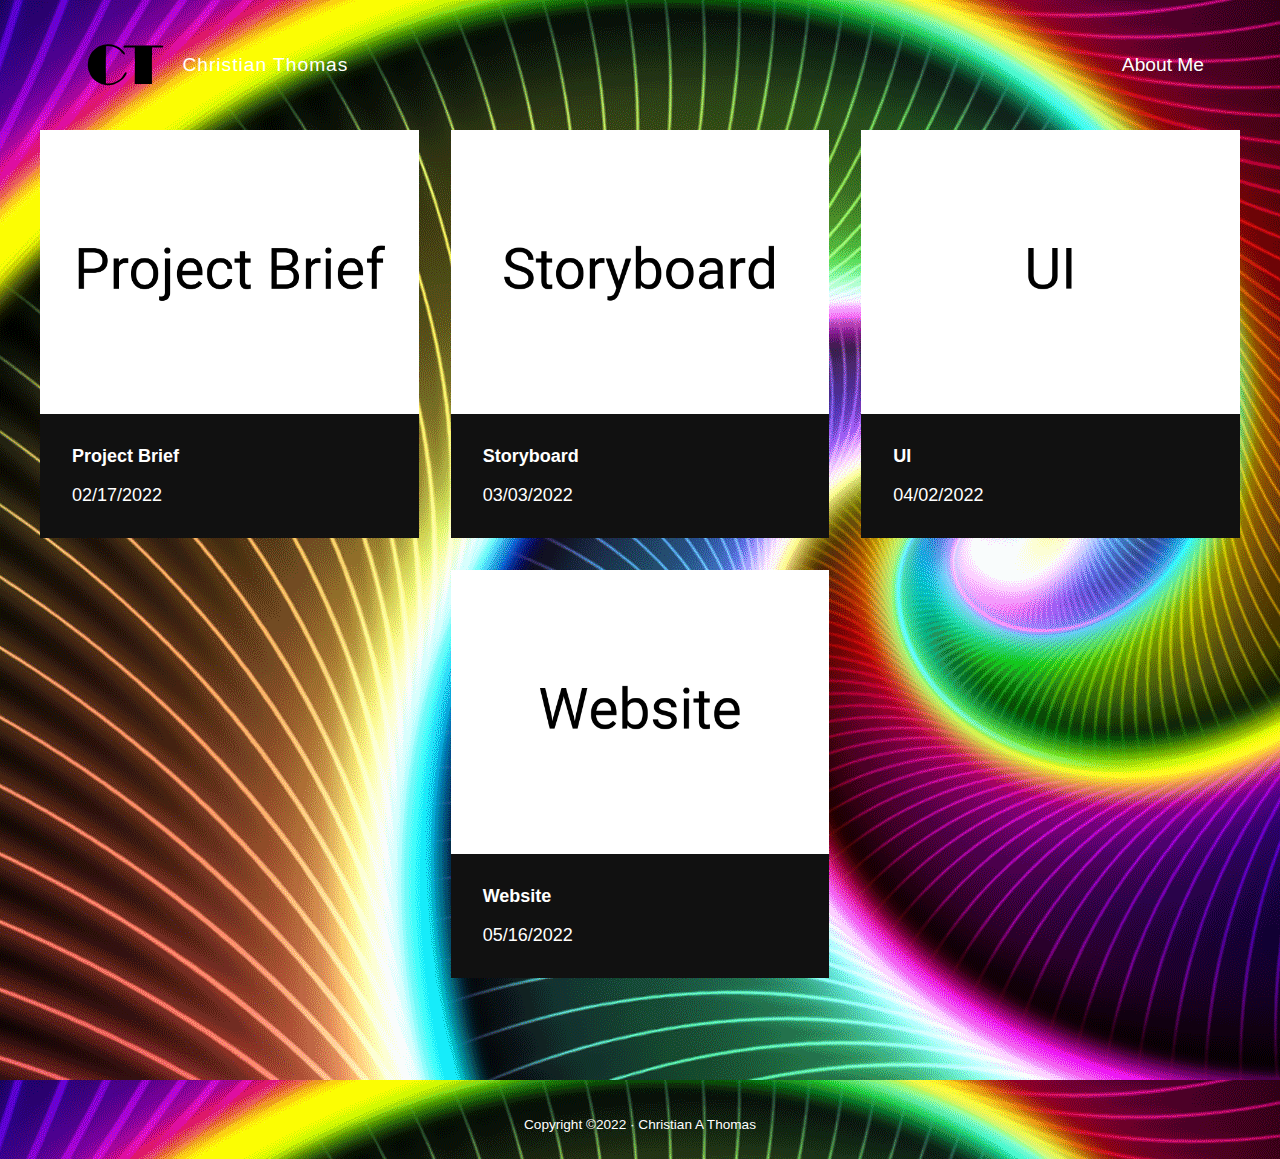
<file: index.html>
<!-- HTML -->

<!DOCTYPE html>
<html>
	<head>
		<script src="https://cdnjs.cloudflare.com/ajax/libs/jquery/3.6.0/jquery.min.js" integrity="sha512-894YE6QWD5I59HgZOGReFYm4dnWc1Qt5NtvYSaNcOP+u1T9qYdvdihz0PPSiiqn/+/3e7Jo4EaG7TubfWGUrMQ==" crossorigin="anonymous" referrerpolicy="no-referrer"></script>
		<script src="js/main.js"></script>
		<link rel="stylesheet" type="text/css" href="css/grid.css">
		<link rel="stylesheet" type="text/css" href="css/reset.css">
		<link rel="stylesheet" type="text/css" href="css/style.css">
		<!-- SEO -->
		<meta name="description" content="This is my web journal.">
		<meta name="author" content="Christian Thomas">
		<meta name="viewport" content="width=device-width, initial-scale=1.0">
		<!--  Bookmark Icon-->
		<link rel="icon" type="image/png" href="images/CT.png">
		<!-- load google fonts -->
		<link href="https://fonts.googleapis.com/css2?family=Roboto:ital@1&family=Stick&display=swap" rel="stylesheet">
		<title> Christian Thomas Arts 486 </title>
	</head>
    <body>
    	<div id="wrapper">
    		<div id="masthead" class="grid">
    			<div id="topnav" class="width-12-12 width-12-12-m">
    				<ul>
						<li>
							<div id="logo">
								<a href="/" title="Christian Thomas">
									<svg id="Layer_1" data-name="Layer 1" xmlns="http://www.w3.org/2000/svg" viewBox="0 0 1037.62 583.66"><path d="M303.58,104.22l-1.71,202.92,1.71,172.3a191.52,191.52,0,0,0,24.59,2q28,0,57.44-10a181.86,181.86,0,0,0,52-27.19q14.58-11.16,30.15-29.76a212.54,212.54,0,0,0,25-36.35q5.43-10.31,11.72-10.3,9.44,0,9.43,8,0,8.58-14.16,29.05a244.72,244.72,0,0,1-31.06,36.78,199.27,199.27,0,0,1-86.14,48.94,213.14,213.14,0,0,1-57.25,8.3q-40.06,0-80.42-17.17-64.68-27.19-98.45-86.15-28.05-48.94-28.05-103.89,0-56.1,29.19-105.9,31.2-52.95,88.15-81,41.51-20,89.58-20,82.44,0,142.53,55.81,28.62,26.63,28.62,38.35a7.63,7.63,0,0,1-2.85,5.73,9.25,9.25,0,0,1-6.29,2.57q-5.71,0-13.72-11.16-24.57-34-64.87-53.95a190,190,0,0,0-85.16-19.89A96.57,96.57,0,0,0,303.58,104.22Z"/><path d="M771.39,115.67,770,205.25l-.86,85,.86,196.9H595.38l1.72-228.1-.86-77.56-.86-65.83-37.78.86-54.09,1.14-8,.29q-13.73,0-13.73-10.3,0-9.16,8-10.31,2.28-.57,14-.85H855q18.3.28,21.75,1.71,5.71,2.3,5.72,9.73,0,9.74-14.6,9.73L843,116.82l-65.83-1.15Z"/></svg>
	          			<h1>Christian Thomas</h1>
	        			</a>
      				</div>
						</li>
						<li><a href="about.html">About Me</a></li>
					</ul>
				</div>
			</div>
			<div id="main" class="grid">

	        <div id="intro-holder">
	        </div>
	      </div>
	      <div id="work" class="width-12-12-m width-12-12">
	        <div id="work-holder" class="grid">
	          <div class="width-12-12-m width-4-12 work-item">
	            <a class="inner" href="800.html" title="Project Brief">
	              <img title="Project Brief" src="images/Project Brief.jpg" />
	              <div class="work-inside">
	                <h2>Project Brief</h2>
	                <p>02/17/2022</p>
	              </div>
	            </a>
	          </div>
	          <div class="width-12-12-m width-4-12 work-item">
	            <a class="inner" href="story board.html" title="Story Board">
	              <img title="Storyboard" src="images/Storyboard-01.jpg"/>
	              <div class="work-inside">
	                <h2>Storyboard</h2>
	                <p>03/03/2022</p>
	              </div>
	            </a>
	          </div>
	          <div class="width-12-12-m width-4-12 work-item">
	            <a class="inner" href="UI.html" title="Project Title">
	              <img title="UI" src="images/UI.jpg" />
	              <div class="work-inside">
	                <h2>UI</h2>
	                <p>04/02/2022</p>
	              </div>
	            </a>
	          </div>
	          <div id="work" class="width-12-12-m width-12-12">
	        <div id="work-holder" class="grid">
	          
	          <div class="width-12-12-m width-4-12 work-item">
	            
	          </div>

	          <div class="width-12-12-m width-4-12 work-item">
	            <a class="inner" href="https://binghamton-university-design.github.io/final-project-cthoma61/" title="Project Title">
	              <img title="Website" src="images/website-01.jpg" />
	              <div class="work-inside">
	                <h2>Website</h2>
	                <p>05/16/2022</p>
	              </div>
	            </a>
	          </div>
	          <div class="width-12-12-m width-4-12 work-item">
	         
	          </div>
	          
	        <div>
	      </div>
    	</div>
			<div id="footer" class="grid">
	      <div class="width-12-12-m width-12-12">
	      <p>Copyright ©2022 · Christian A Thomas</p>
	      </div>
    </div>
		</div>


	</body>

</html>
</file>
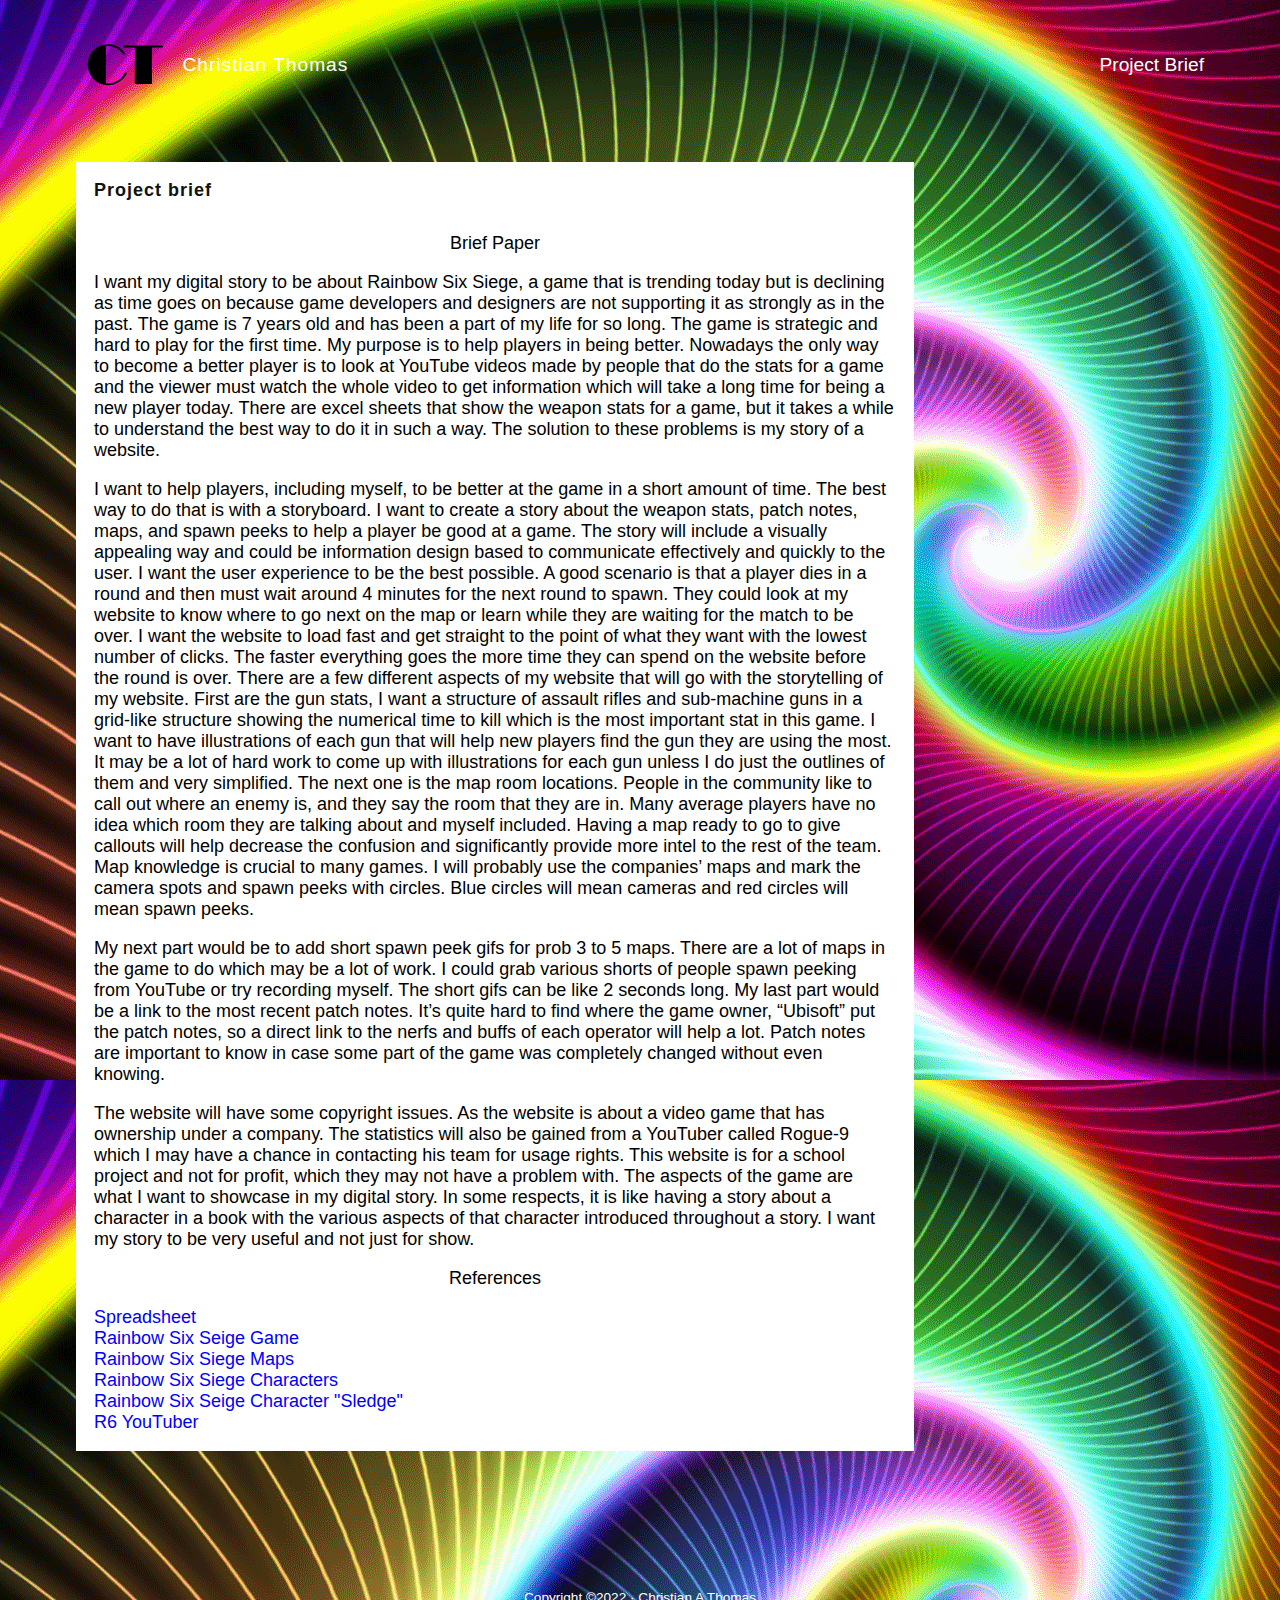
<file: 800.html>
<!-- HTML -->

<!DOCTYPE html>
<html>
	<head>
		<script src="https://cdnjs.cloudflare.com/ajax/libs/jquery/3.6.0/jquery.min.js" integrity="sha512-894YE6QWD5I59HgZOGReFYm4dnWc1Qt5NtvYSaNcOP+u1T9qYdvdihz0PPSiiqn/+/3e7Jo4EaG7TubfWGUrMQ==" crossorigin="anonymous" referrerpolicy="no-referrer"></script>
		<script src="js/main.js"></script>
		<link rel="stylesheet" type="text/css" href="css/grid.css">
		<link rel="stylesheet" type="text/css" href="css/reset.css">
		<link rel="stylesheet" type="text/css" href="css/style.css">
		<!-- SEO -->
		<meta name="description" content="This is my web journal.">
		<meta name="author" content="Christian Thomas">
		<meta name="viewport" content="width=device-width, initial-scale=1.0">
		<!--  Bookmark Icon-->
		<link rel="icon" type="CT.png" href="images/CT.png">
		<!-- load google fonts -->
		<link href="https://fonts.googleapis.com/css2?family=Roboto+Mono:ital,wght@0,300;0,600;1,300;1,500&display=swap" rel="stylesheet">
		<title> Christian Thomas Arts 486 </title>
	</head>
    <body>
    	<div id="wrapper">
    		<div id="masthead" class="grid">
    			<div id="topnav" class="width-12-12 width-12-12-m">
    				<ul>
						<li>
							<div id="logo">
								<a href="index.html" title="Christian Thomas">
									<svg id="Layer_1" data-name="Layer 1" xmlns="http://www.w3.org/2000/svg" viewBox="0 0 1037.62 583.66"><path d="M303.58,104.22l-1.71,202.92,1.71,172.3a191.52,191.52,0,0,0,24.59,2q28,0,57.44-10a181.86,181.86,0,0,0,52-27.19q14.58-11.16,30.15-29.76a212.54,212.54,0,0,0,25-36.35q5.43-10.31,11.72-10.3,9.44,0,9.43,8,0,8.58-14.16,29.05a244.72,244.72,0,0,1-31.06,36.78,199.27,199.27,0,0,1-86.14,48.94,213.14,213.14,0,0,1-57.25,8.3q-40.06,0-80.42-17.17-64.68-27.19-98.45-86.15-28.05-48.94-28.05-103.89,0-56.1,29.19-105.9,31.2-52.95,88.15-81,41.51-20,89.58-20,82.44,0,142.53,55.81,28.62,26.63,28.62,38.35a7.63,7.63,0,0,1-2.85,5.73,9.25,9.25,0,0,1-6.29,2.57q-5.71,0-13.72-11.16-24.57-34-64.87-53.95a190,190,0,0,0-85.16-19.89A96.57,96.57,0,0,0,303.58,104.22Z"/><path d="M771.39,115.67,770,205.25l-.86,85,.86,196.9H595.38l1.72-228.1-.86-77.56-.86-65.83-37.78.86-54.09,1.14-8,.29q-13.73,0-13.73-10.3,0-9.16,8-10.31,2.28-.57,14-.85H855q18.3.28,21.75,1.71,5.71,2.3,5.72,9.73,0,9.74-14.6,9.73L843,116.82l-65.83-1.15Z"/></svg>
	          			<h1>Christian Thomas</h1>
	        			</a>
      				</div>
						</li>
						<li><a href="800.html">Project Brief</a></li>
					</ul>
				</div>
			</div>
			<div id="main" class="grid">
	      <div id="page" class="width-12-12-m width-12-12">

	        <div id="page-holder" class="grid">

	          <div class="width-12-12-m width-9-12 page-item">
	            <h3><a href="">Project brief</a></h3>
	            <h4 style="text-align: center;">Brief Paper</h4>
	<p>I want my digital story to be about Rainbow Six Siege, a game that is trending today but is declining as time goes on because game developers and designers are not supporting it as strongly as in the past. The game is 7 years old and has been a part of my life for so long. The game is strategic and hard to play for the first time. My purpose is to help players in being better.
	Nowadays the only way to become a better player is to look at YouTube videos made by people that do the stats for a game and the viewer must watch the whole video to get information which will take a long time for being a new player today. There are excel sheets that show the weapon stats for a game, but it takes a while to understand the best way to do it in such a way. The solution to these problems is my story of a website.</p> 
	<p>I want to help players, including myself, to be better at the game in a short amount of time. The best way to do that is with a storyboard. I want to create a story about the weapon stats, patch notes, maps, and spawn peeks to help a player be good at a game. The story will include a visually appealing way and could be information design based to communicate effectively and quickly to the user.
	I want the user experience to be the best possible. A good scenario is that a player dies in a round and then must wait around 4 minutes for the next round to spawn. They could look at my website to know where to go next on the map or learn while they are waiting for the match to be over. I want the website to load fast and get straight to the point of what they want with the lowest number of clicks. The faster everything goes the more time they can spend on the website before the round is over.
	There are a few different aspects of my website that will go with the storytelling of my website. First are the gun stats, I want a structure of assault rifles and sub-machine guns in a grid-like structure showing the numerical time to kill which is the most important stat in this game. I want to have illustrations of each gun that will help new players find the gun they are using the most. It may be a lot of hard work to come up with illustrations for each gun unless I do just the outlines of them and very simplified. 
	The next one is the map room locations. People in the community like to call out where an enemy is, and they say the room that they are in. Many average players have no idea which room they are talking about and myself included. Having a map ready to go to give callouts will help decrease the confusion and significantly provide more intel to the rest of the team. Map knowledge is crucial to many games. I will probably use the companies’ maps and mark the camera spots and spawn peeks with circles. Blue circles will mean cameras and red circles will mean spawn peeks.</p> 
	<p>My next part would be to add short spawn peek gifs for prob 3 to 5 maps. There are a lot of maps in the game to do which may be a lot of work. I could grab various shorts of people spawn peeking from YouTube or try recording myself. The short gifs can be like 2 seconds long.
	My last part would be a link to the most recent patch notes. It’s quite hard to find where the game owner, “Ubisoft” put the patch notes, so a direct link to the nerfs and buffs of each operator will help a lot. Patch notes are important to know in case some part of the game was completely changed without even knowing.</p>

	<p>The website will have some copyright issues. As the website is about a video game that has ownership under a company. The statistics will also be gained from a YouTuber called Rogue-9 which I may have a chance in contacting his team for usage rights. This website is for a school project and not for profit, which they may not have a problem with. 
	The aspects of the game are what I want to showcase in my digital story. In some respects, it is like having a story about a character in a book with the various aspects of that character introduced throughout a story. I want my story to be very useful and not just for show.</p> 
</p>
<h4 style="text-align: center;">References</h4>
<ol>
<li><a href="https://docs.google.com/spreadsheets/d/1QF72f4Bm7PfbWeSWbl8R8uL0mOzXpG_1vOjqEjXcFGk/edit#gid=0">Spreadsheet</a></li>
<li><a href="https://www.ubisoft.com/en-us/game/rainbow-six/siege">Rainbow Six Seige Game</a></li>
<li><a href="https://www.ubisoft.com/en-us/game/rainbow-six/siege/game-info/maps">Rainbow Six Siege Maps</a></li>
<li><a href="https://www.ubisoft.com/en-us/game/rainbow-six/siege/game-info/operators">Rainbow Six Siege Characters</a></li>
<li><a href="https://www.ubisoft.com/en-us/game/rainbow-six/siege/game-info/operators/sledge">Rainbow Six Seige Character "Sledge"</a></li>
<li><a href="https://www.youtube.com/c/Rogue9/videos">R6 YouTuber</a></li>
</ol>

	          </div>

	        </div>

	      </div>

	   </div>
			<div id="footer" class="grid">
	      <div class="width-12-12-m width-12-12">
	        <p>Copyright ©2022 · Christian A Thomas</p>
	      </div>
    </div>
		</div>


		
	</body>

</html>
</file>
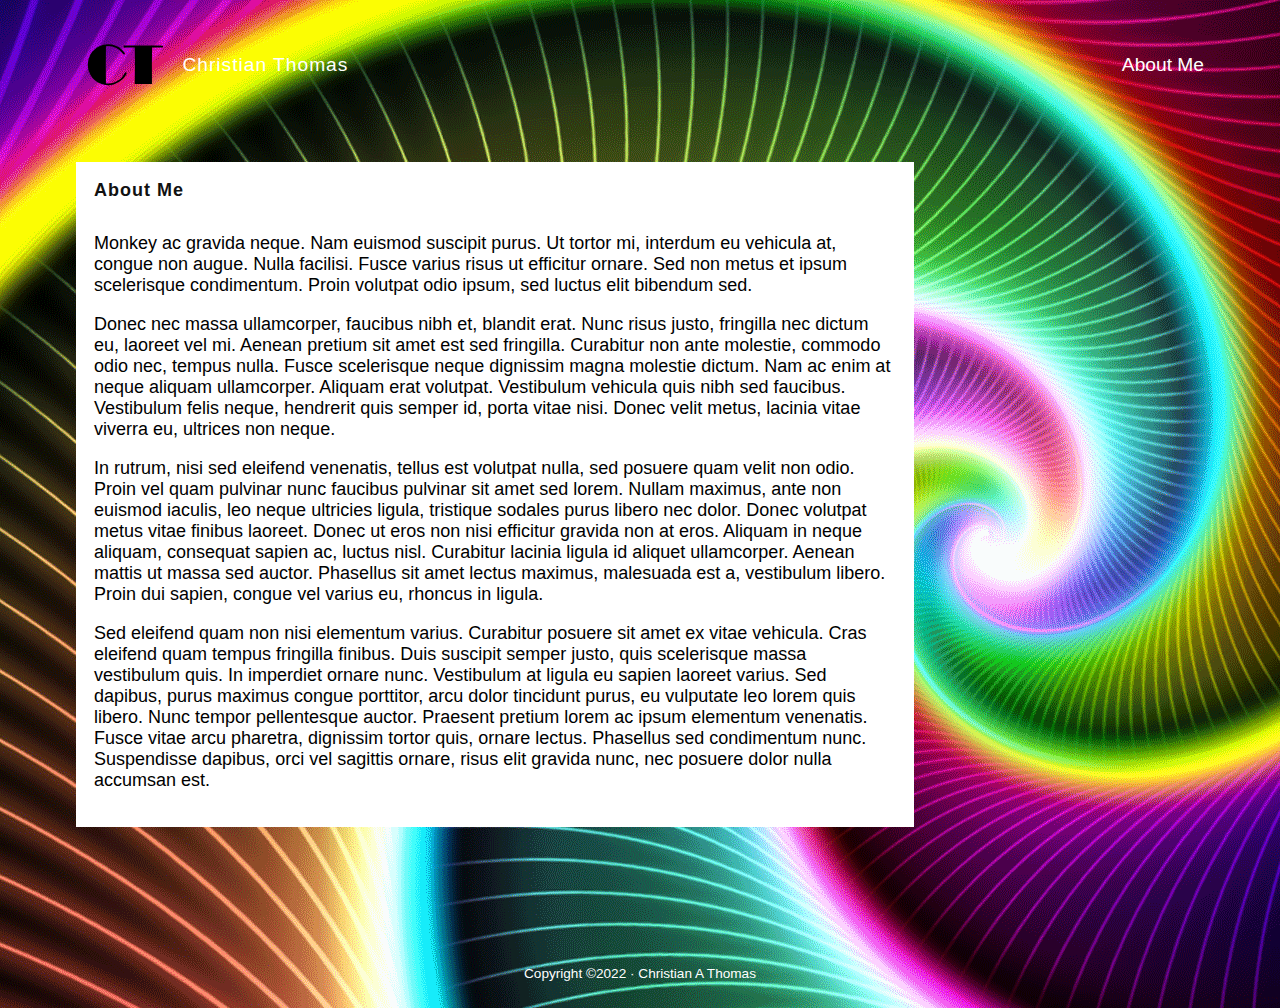
<file: about.html>
<!-- HTML -->

<!DOCTYPE html>
<html>
	<head>
		<script src="https://cdnjs.cloudflare.com/ajax/libs/jquery/3.6.0/jquery.min.js" integrity="sha512-894YE6QWD5I59HgZOGReFYm4dnWc1Qt5NtvYSaNcOP+u1T9qYdvdihz0PPSiiqn/+/3e7Jo4EaG7TubfWGUrMQ==" crossorigin="anonymous" referrerpolicy="no-referrer"></script>
		<script src="js/main.js"></script>
		<link rel="stylesheet" type="text/css" href="css/grid.css">
		<link rel="stylesheet" type="text/css" href="css/reset.css">
		<link rel="stylesheet" type="text/css" href="css/style.css">
		<!-- SEO -->
		<meta name="description" content="This is my web journal.">
		<meta name="author" content="Christian Thomas">
		<meta name="viewport" content="width=device-width, initial-scale=1.0">
		<!--  Bookmark Icon-->
		<link rel="icon" type="CT.png" href="images/CT.png">
		<!-- load google fonts -->
		<link href="https://fonts.googleapis.com/css2?family=Roboto+Mono:ital,wght@0,300;0,600;1,300;1,500&display=swap" rel="stylesheet">
		<title> Christian Thomas Arts 486 </title>
	</head>
    <body>
    	<div id="wrapper">
    		<div id="masthead" class="grid">
    			<div id="topnav" class="width-12-12 width-12-12-m">
    				<ul>
						<li>
							<div id="logo">
								<a href="index.html" title="Christian Thomas">
									<svg id="Layer_1" data-name="Layer 1" xmlns="http://www.w3.org/2000/svg" viewBox="0 0 1037.62 583.66"><path d="M303.58,104.22l-1.71,202.92,1.71,172.3a191.52,191.52,0,0,0,24.59,2q28,0,57.44-10a181.86,181.86,0,0,0,52-27.19q14.58-11.16,30.15-29.76a212.54,212.54,0,0,0,25-36.35q5.43-10.31,11.72-10.3,9.44,0,9.43,8,0,8.58-14.16,29.05a244.72,244.72,0,0,1-31.06,36.78,199.27,199.27,0,0,1-86.14,48.94,213.14,213.14,0,0,1-57.25,8.3q-40.06,0-80.42-17.17-64.68-27.19-98.45-86.15-28.05-48.94-28.05-103.89,0-56.1,29.19-105.9,31.2-52.95,88.15-81,41.51-20,89.58-20,82.44,0,142.53,55.81,28.62,26.63,28.62,38.35a7.63,7.63,0,0,1-2.85,5.73,9.25,9.25,0,0,1-6.29,2.57q-5.71,0-13.72-11.16-24.57-34-64.87-53.95a190,190,0,0,0-85.16-19.89A96.57,96.57,0,0,0,303.58,104.22Z"/><path d="M771.39,115.67,770,205.25l-.86,85,.86,196.9H595.38l1.72-228.1-.86-77.56-.86-65.83-37.78.86-54.09,1.14-8,.29q-13.73,0-13.73-10.3,0-9.16,8-10.31,2.28-.57,14-.85H855q18.3.28,21.75,1.71,5.71,2.3,5.72,9.73,0,9.74-14.6,9.73L843,116.82l-65.83-1.15Z"/></svg>
	          			<h1>Christian Thomas</h1>
	        			</a>
      				</div>
						</li>
						<li><a href="about.html">About Me</a></li>
					</ul>
				</div>
			</div>
			<div id="main" class="grid">
	      <div id="page" class="width-12-12-m width-12-12">

	        <div id="page-holder" class="grid">

	          <div class="width-12-12-m width-9-12 page-item">
	            <h3><a href="">About Me</a></h3>
	            <p>Monkey ac gravida neque. Nam euismod suscipit purus. Ut tortor mi, interdum eu vehicula at, congue non augue. Nulla facilisi. Fusce varius risus ut efficitur ornare. Sed non metus et ipsum scelerisque condimentum. Proin volutpat odio ipsum, sed luctus elit bibendum sed.<p>

	           <p>Donec nec massa ullamcorper, faucibus nibh et, blandit erat. Nunc risus justo, fringilla nec dictum eu, laoreet vel mi. Aenean pretium sit amet est sed fringilla. Curabitur non ante molestie, commodo odio nec, tempus nulla. Fusce scelerisque neque dignissim magna molestie dictum. Nam ac enim at neque aliquam ullamcorper. Aliquam erat volutpat. Vestibulum vehicula quis nibh sed faucibus. Vestibulum felis neque, hendrerit quis semper id, porta vitae nisi. Donec velit metus, lacinia vitae viverra eu, ultrices non neque.</p>

	           <p>In rutrum, nisi sed eleifend venenatis, tellus est volutpat nulla, sed posuere quam velit non odio. Proin vel quam pulvinar nunc faucibus pulvinar sit amet sed lorem. Nullam maximus, ante non euismod iaculis, leo neque ultricies ligula, tristique sodales purus libero nec dolor. Donec volutpat metus vitae finibus laoreet. Donec ut eros non nisi efficitur gravida non at eros. Aliquam in neque aliquam, consequat sapien ac, luctus nisl. Curabitur lacinia ligula id aliquet ullamcorper. Aenean mattis ut massa sed auctor. Phasellus sit amet lectus maximus, malesuada est a, vestibulum libero. Proin dui sapien, congue vel varius eu, rhoncus in ligula.</p>

	           <p>Sed eleifend quam non nisi elementum varius. Curabitur posuere sit amet ex vitae vehicula. Cras eleifend quam tempus fringilla finibus. Duis suscipit semper justo, quis scelerisque massa vestibulum quis. In imperdiet ornare nunc. Vestibulum at ligula eu sapien laoreet varius. Sed dapibus, purus maximus congue porttitor, arcu dolor tincidunt purus, eu vulputate leo lorem quis libero. Nunc tempor pellentesque auctor. Praesent pretium lorem ac ipsum elementum venenatis. Fusce vitae arcu pharetra, dignissim tortor quis, ornare lectus. Phasellus sed condimentum nunc. Suspendisse dapibus, orci vel sagittis ornare, risus elit gravida nunc, nec posuere dolor nulla accumsan est. </p>
	          </div>

	        </div>

	      </div>

	   </div>
			<div id="footer" class="grid">
	      <div class="width-12-12-m width-12-12">
	        <p>Copyright ©2022 · Christian A Thomas</p>
	      </div>
    </div>
		</div>


		
	</body>

</html>
</file>
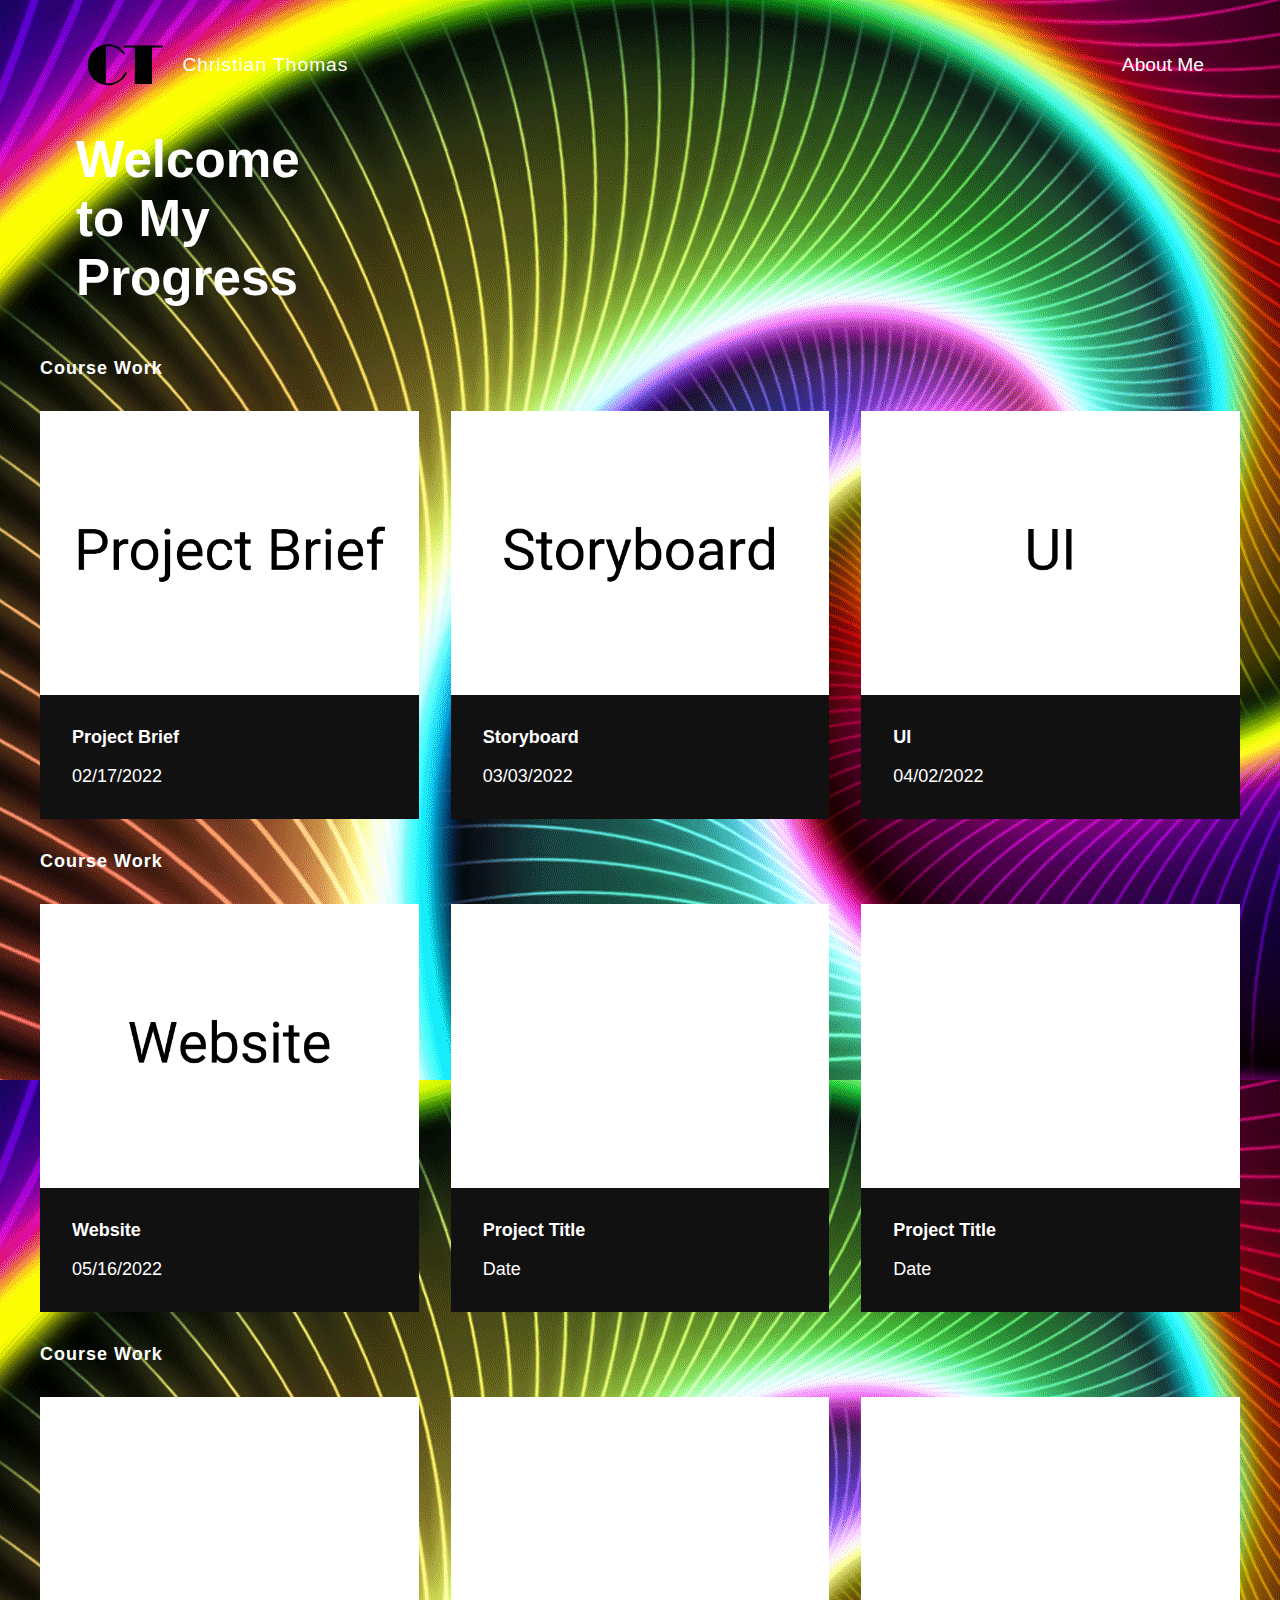
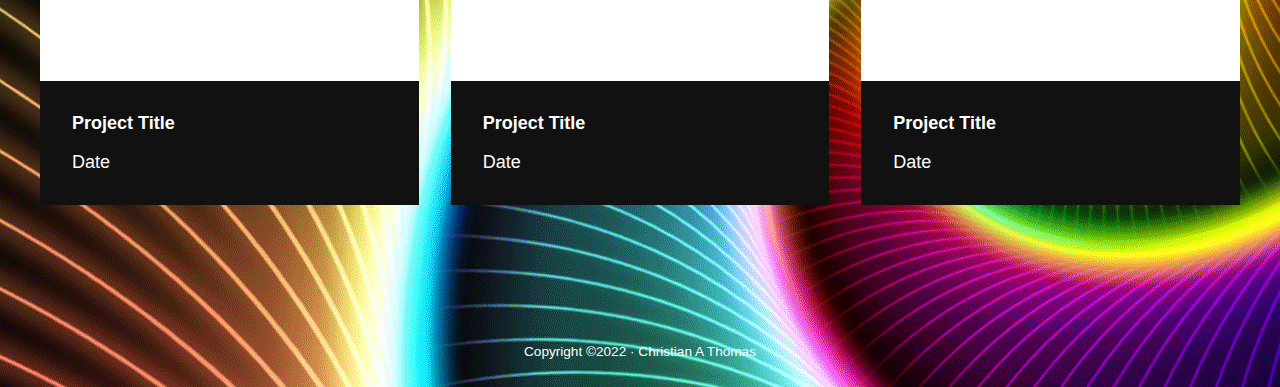
<file: index - Copy.html>
<!-- HTML -->

<!DOCTYPE html>
<html>
	<head>
		<script src="https://cdnjs.cloudflare.com/ajax/libs/jquery/3.6.0/jquery.min.js" integrity="sha512-894YE6QWD5I59HgZOGReFYm4dnWc1Qt5NtvYSaNcOP+u1T9qYdvdihz0PPSiiqn/+/3e7Jo4EaG7TubfWGUrMQ==" crossorigin="anonymous" referrerpolicy="no-referrer"></script>
		<script src="js/main.js"></script>
		<link rel="stylesheet" type="text/css" href="css/grid.css">
		<link rel="stylesheet" type="text/css" href="css/reset.css">
		<link rel="stylesheet" type="text/css" href="css/style.css">
		<!-- SEO -->
		<meta name="description" content="This is my web journal.">
		<meta name="author" content="Christian Thomas">
		<meta name="viewport" content="width=device-width, initial-scale=1.0">
		<!--  Bookmark Icon-->
		<link rel="icon" type="image/png" href="images/CT.png">
		<!-- load google fonts -->
		<link href="https://fonts.googleapis.com/css2?family=Roboto:ital@1&family=Stick&display=swap" rel="stylesheet">
		<title> Christian Thomas Arts 486 </title>
	</head>
    <body>
    	<div id="wrapper">
    		<div id="masthead" class="grid">
    			<div id="topnav" class="width-12-12 width-12-12-m">
    				<ul>
						<li>
							<div id="logo">
								<a href="/" title="Christian Thomas">
									<svg id="Layer_1" data-name="Layer 1" xmlns="http://www.w3.org/2000/svg" viewBox="0 0 1037.62 583.66"><path d="M303.58,104.22l-1.71,202.92,1.71,172.3a191.52,191.52,0,0,0,24.59,2q28,0,57.44-10a181.86,181.86,0,0,0,52-27.19q14.58-11.16,30.15-29.76a212.54,212.54,0,0,0,25-36.35q5.43-10.31,11.72-10.3,9.44,0,9.43,8,0,8.58-14.16,29.05a244.72,244.72,0,0,1-31.06,36.78,199.27,199.27,0,0,1-86.14,48.94,213.14,213.14,0,0,1-57.25,8.3q-40.06,0-80.42-17.17-64.68-27.19-98.45-86.15-28.05-48.94-28.05-103.89,0-56.1,29.19-105.9,31.2-52.95,88.15-81,41.51-20,89.58-20,82.44,0,142.53,55.81,28.62,26.63,28.62,38.35a7.63,7.63,0,0,1-2.85,5.73,9.25,9.25,0,0,1-6.29,2.57q-5.71,0-13.72-11.16-24.57-34-64.87-53.95a190,190,0,0,0-85.16-19.89A96.57,96.57,0,0,0,303.58,104.22Z"/><path d="M771.39,115.67,770,205.25l-.86,85,.86,196.9H595.38l1.72-228.1-.86-77.56-.86-65.83-37.78.86-54.09,1.14-8,.29q-13.73,0-13.73-10.3,0-9.16,8-10.31,2.28-.57,14-.85H855q18.3.28,21.75,1.71,5.71,2.3,5.72,9.73,0,9.74-14.6,9.73L843,116.82l-65.83-1.15Z"/></svg>
	          			<h1>Christian Thomas</h1>
	        			</a>
      				</div>
						</li>
						<li><a href="about.html">About Me</a></li>
					</ul>
				</div>
			</div>
			<div id="main" class="grid">

	        <div id="intro-holder">
	          <h1>Welcome to My Progress</h1>
	        </div>
	      </div>
	      <div id="work" class="width-12-12-m width-12-12">
	        <h3>Course Work</h3>
	        <div id="work-holder" class="grid">
	          <div class="width-12-12-m width-4-12 work-item">
	            <a class="inner" href="800.html" title="Project Brief">
	              <img title="Project Brief" src="images/Project Brief.jpg" />
	              <div class="work-inside">
	                <h2>Project Brief</h2>
	                <p>02/17/2022</p>
	              </div>
	            </a>
	          </div>
	          <div class="width-12-12-m width-4-12 work-item">
	            <a class="inner" href="story board.html" title="Story Board">
	              <img title="Storyboard" src="images/Storyboard-01.jpg"/>
	              <div class="work-inside">
	                <h2>Storyboard</h2>
	                <p>03/03/2022</p>
	              </div>
	            </a>
	          </div>
	          <div class="width-12-12-m width-4-12 work-item">
	            <a class="inner" href="UI.html" title="Project Title">
	              <img title="UI" src="images/UI.jpg" />
	              <div class="work-inside">
	                <h2>UI</h2>
	                <p>04/02/2022</p>
	              </div>
	            </a>
	          </div>
	          <div id="work" class="width-12-12-m width-12-12">
	        <h3>Course Work</h3>
	        <div id="work-holder" class="grid">
	          <div class="width-12-12-m width-4-12 work-item">
	            <a class="inner" href="website.html" title="Project Title">
	              <img title="Website" src="images/website-01.jpg" />
	              <div class="work-inside">
	                <h2>Website</h2>
	                <p>05/16/2022</p>
	              </div>
	            </a>
	          </div>
	          <div class="width-12-12-m width-4-12 work-item">
	            <a class="inner" href="portfolio-single.html" title="Project Title">
	              <img title="Blank" src="images/white-01.jpg" />
	              <div class="work-inside">
	                <h2>Project Title</h2>
	                <p>Date</p>
	              </div>
	            </a>
	          </div>
	          <div class="width-12-12-m width-4-12 work-item">
	            <a class="inner" href="portfolio-single.html" title="Project Title">
	              <img title="Blank" src="images/white-01.jpg" />
	              <div class="work-inside">
	                <h2>Project Title</h2>
	                <p>Date</p>
	              </div>
	            </a>
	          </div>
	          <div id="work" class="width-12-12-m width-12-12">
	        <h3>Course Work</h3>
	        <div id="work-holder" class="grid">
	          <div class="width-12-12-m width-4-12 work-item">
	            <a class="inner" href="portfolio-single.html" title="Project Title">
	              <img title="Blank" src="images/white-01.jpg" />
	              <div class="work-inside">
	                <h2>Project Title</h2>
	                <p>Date</p>
	              </div>
	            </a>
	          </div>
	          <div class="width-12-12-m width-4-12 work-item">
	            <a class="inner" href="portfolio-single.html" title="Project Title">
	              <img title="Blank" src="images/white-01.jpg" />
	              <div class="work-inside">
	                <h2>Project Title</h2>
	                <p>Date</p>
	              </div>
	            </a>
	          </div>
	          <div class="width-12-12-m width-4-12 work-item">
	            <a class="inner" href="portfolio-single.html" title="Project Title">
	              <img title="Blank" src="images/white-01.jpg" />
	              <div class="work-inside">
	                <h2>Project Title</h2>
	                <p>Date</p>
	              </div>
	            </a>
	          </div>

	        <div>
	      </div>
    	</div>
			<div id="footer" class="grid">
	      <div class="width-12-12-m width-12-12">
	        <p>Copyright ©2022 · Christian A Thomas</p>
	      </div>
    </div>
		</div>


	</body>

</html>
</file>
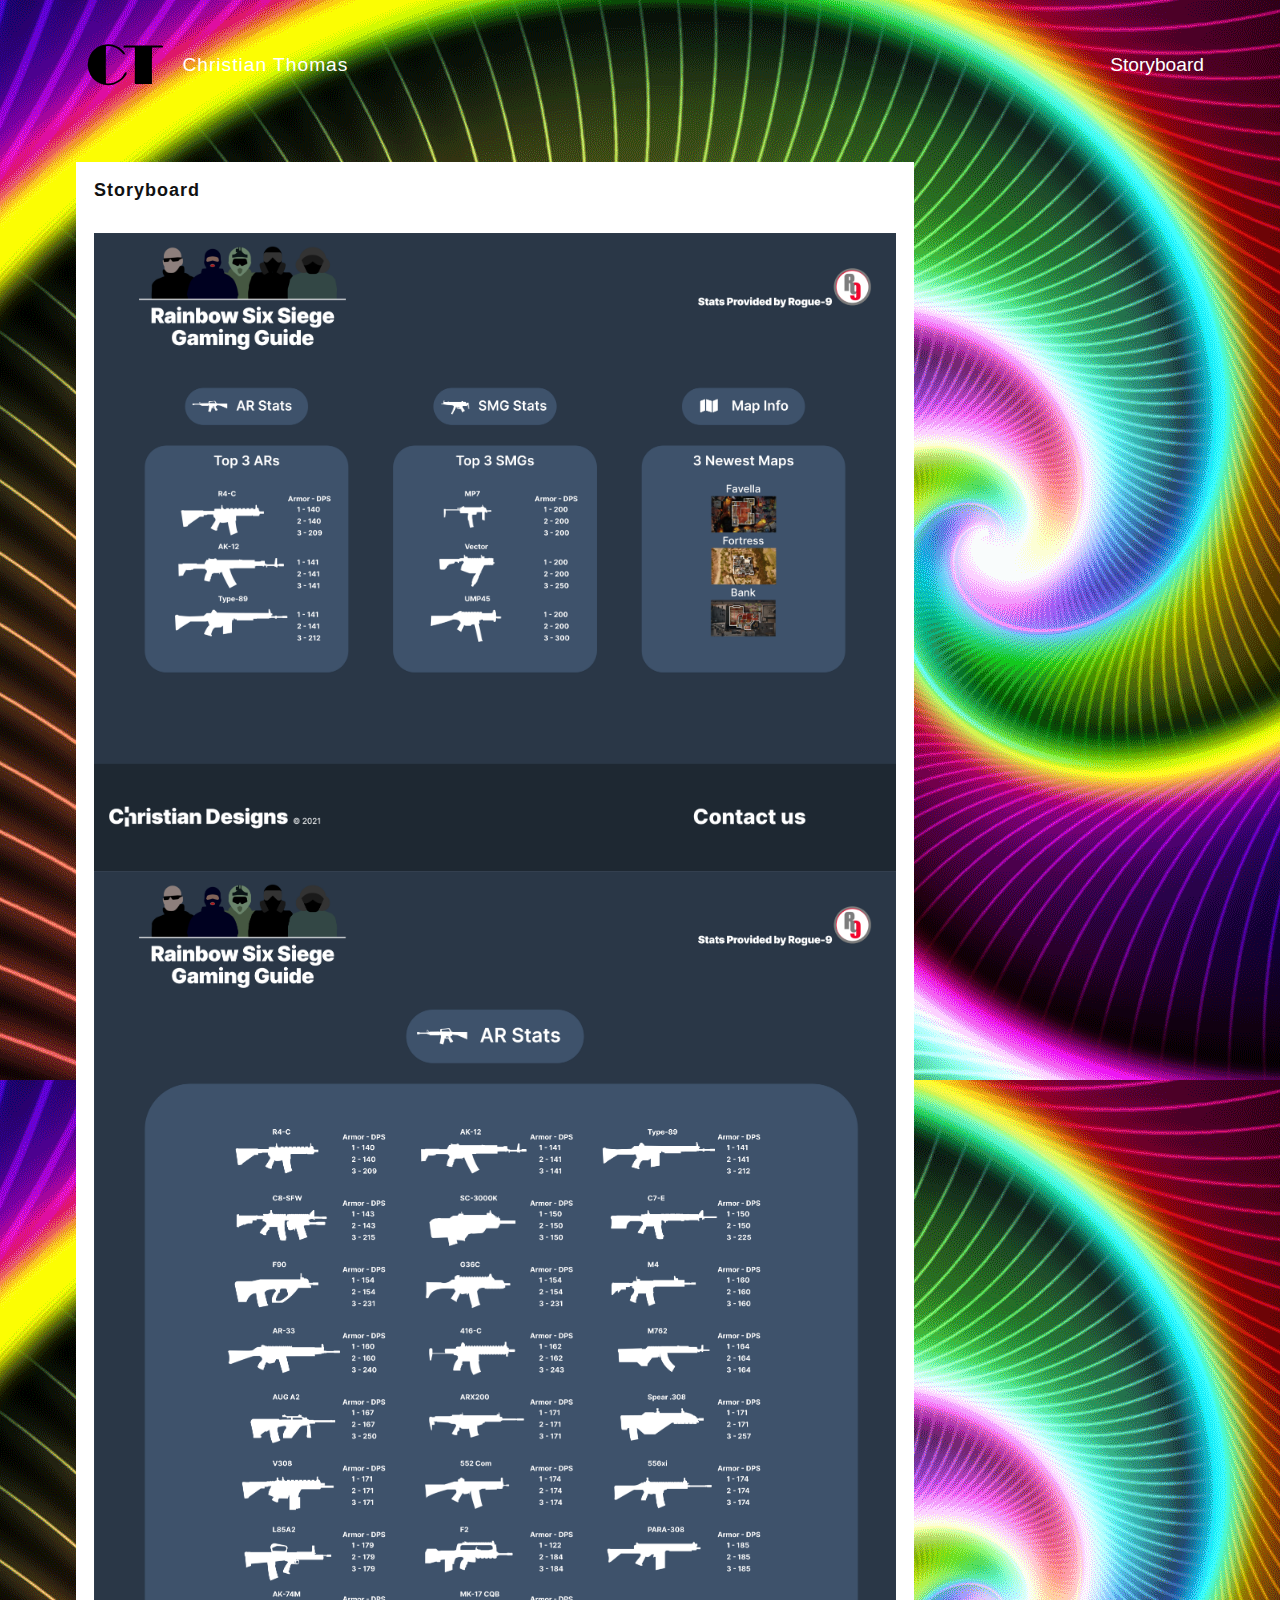
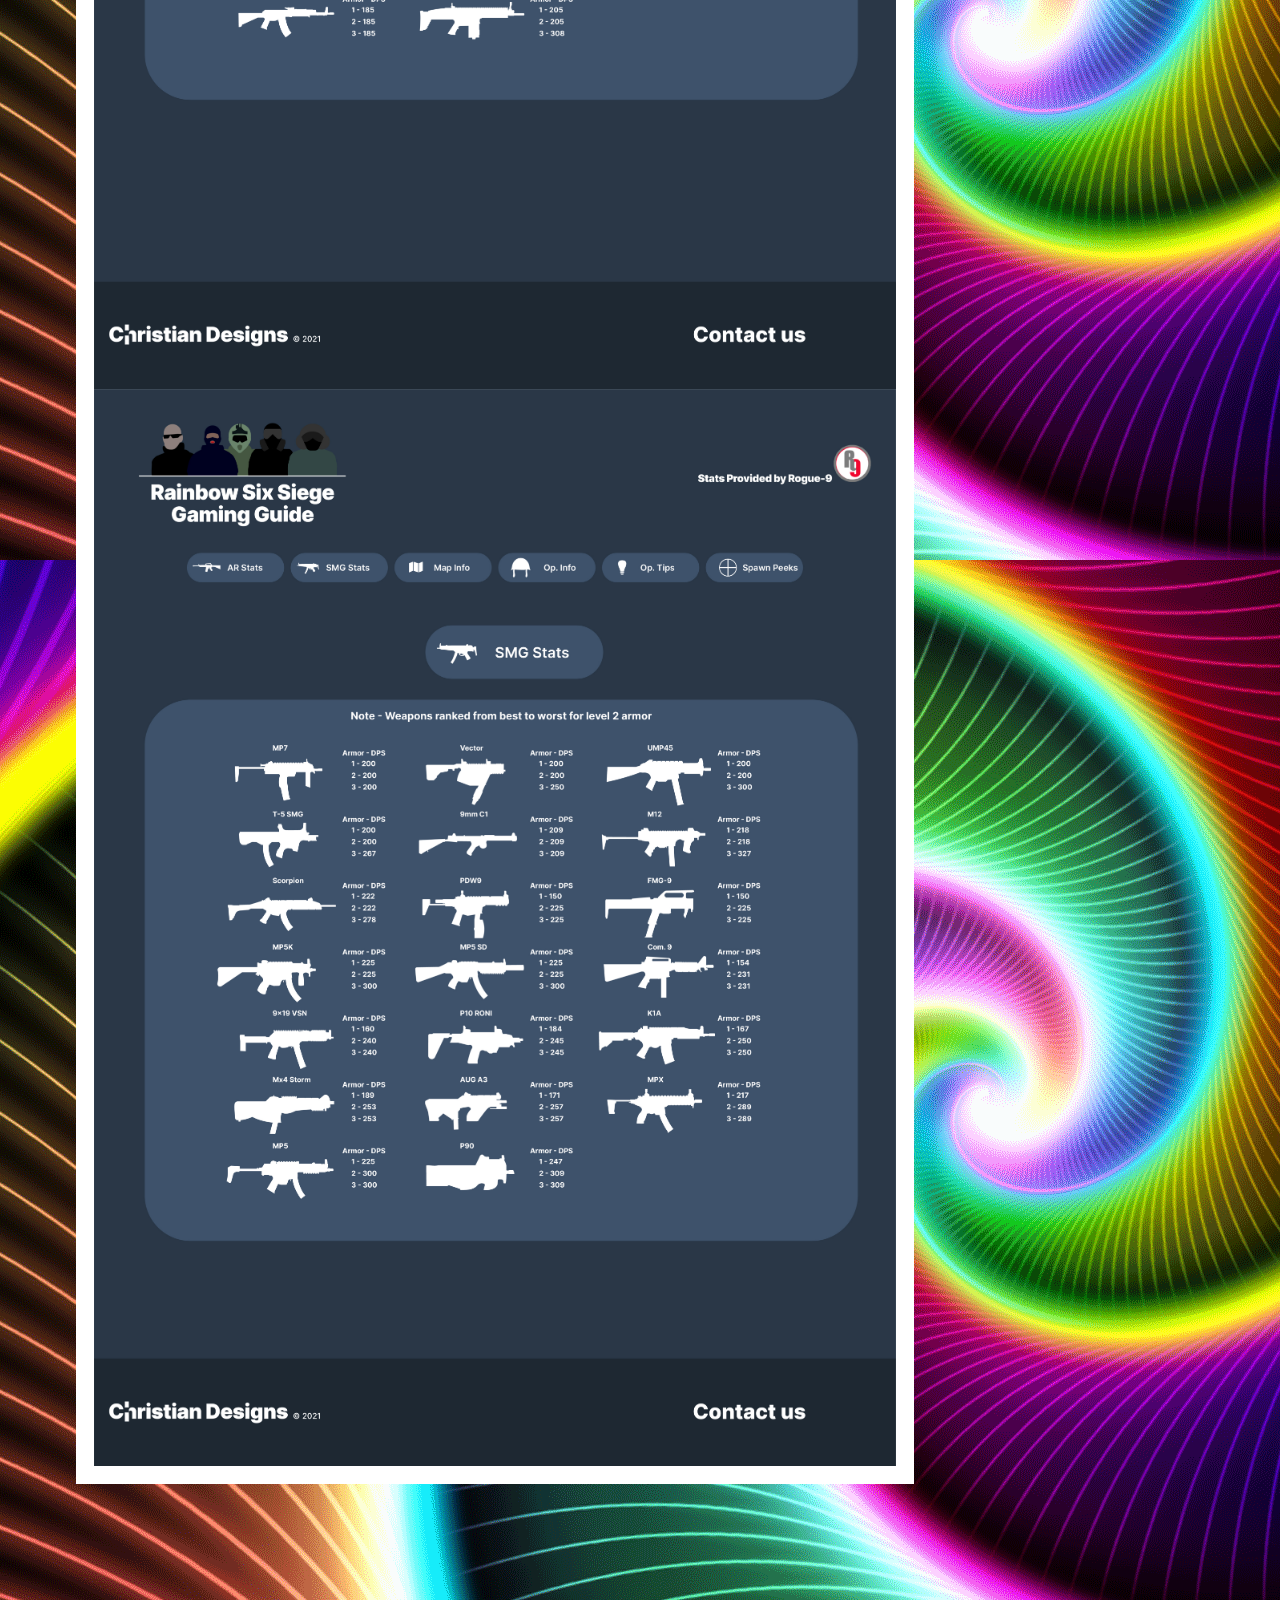
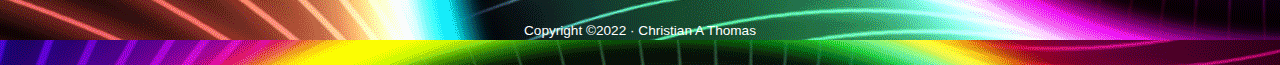
<file: story board.html>
<!-- HTML -->

<!DOCTYPE html>
<html>
	<head>
		<script src="https://cdnjs.cloudflare.com/ajax/libs/jquery/3.6.0/jquery.min.js" integrity="sha512-894YE6QWD5I59HgZOGReFYm4dnWc1Qt5NtvYSaNcOP+u1T9qYdvdihz0PPSiiqn/+/3e7Jo4EaG7TubfWGUrMQ==" crossorigin="anonymous" referrerpolicy="no-referrer"></script>
		<script src="js/main.js"></script>
		<link rel="stylesheet" type="text/css" href="css/grid.css">
		<link rel="stylesheet" type="text/css" href="css/reset.css">
		<link rel="stylesheet" type="text/css" href="css/style.css">
		<!-- SEO -->
		<meta name="description" content="This is my web journal.">
		<meta name="author" content="Christian Thomas">
		<meta name="viewport" content="width=device-width, initial-scale=1.0">
		<!--  Bookmark Icon-->
		<link rel="icon" type="CT.png" href="images/CT.png">
		<!-- load google fonts -->
		<link href="https://fonts.googleapis.com/css2?family=Roboto+Mono:ital,wght@0,300;0,600;1,300;1,500&display=swap" rel="stylesheet">
		<title> Christian Thomas Arts 486 </title>
	</head>
    <body>
    	<div id="wrapper">
    		<div id="masthead" class="grid">
    			<div id="topnav" class="width-12-12 width-12-12-m">
    				<ul>
						<li>
							<div id="logo">
								<a href="index.html" title="Christian Thomas">
									<svg id="Layer_1" data-name="Layer 1" xmlns="http://www.w3.org/2000/svg" viewBox="0 0 1037.62 583.66"><path d="M303.58,104.22l-1.71,202.92,1.71,172.3a191.52,191.52,0,0,0,24.59,2q28,0,57.44-10a181.86,181.86,0,0,0,52-27.19q14.58-11.16,30.15-29.76a212.54,212.54,0,0,0,25-36.35q5.43-10.31,11.72-10.3,9.44,0,9.43,8,0,8.58-14.16,29.05a244.72,244.72,0,0,1-31.06,36.78,199.27,199.27,0,0,1-86.14,48.94,213.14,213.14,0,0,1-57.25,8.3q-40.06,0-80.42-17.17-64.68-27.19-98.45-86.15-28.05-48.94-28.05-103.89,0-56.1,29.19-105.9,31.2-52.95,88.15-81,41.51-20,89.58-20,82.44,0,142.53,55.81,28.62,26.63,28.62,38.35a7.63,7.63,0,0,1-2.85,5.73,9.25,9.25,0,0,1-6.29,2.57q-5.71,0-13.72-11.16-24.57-34-64.87-53.95a190,190,0,0,0-85.16-19.89A96.57,96.57,0,0,0,303.58,104.22Z"/><path d="M771.39,115.67,770,205.25l-.86,85,.86,196.9H595.38l1.72-228.1-.86-77.56-.86-65.83-37.78.86-54.09,1.14-8,.29q-13.73,0-13.73-10.3,0-9.16,8-10.31,2.28-.57,14-.85H855q18.3.28,21.75,1.71,5.71,2.3,5.72,9.73,0,9.74-14.6,9.73L843,116.82l-65.83-1.15Z"/></svg>
	          			<h1>Christian Thomas</h1>
	        			</a>
      				</div>
						</li>
						<li><a href="Storyboard.html">Storyboard</a></li>
					</ul>
				</div>
			</div>
			<div id="main" class="grid">
	      <div id="page" class="width-12-12-m width-12-12">

	        <div id="page-holder" class="grid">

	          <div class="width-12-12-m width-9-12 page-item">
	            <h3><a href="">Storyboard</a></h3>
	            <img src="images/home-01.jpg"/>
	            <img src="images/home-02.jpg"/>
	            <img src="images/UI-03.jpg"/>
	            
	

	          </div>

	        </div>

	      </div>

	   </div>
			<div id="footer" class="grid">
	      <div class="width-12-12-m width-12-12">
	        <p>Copyright ©2022 · Christian A Thomas</p>
	      </div>
    </div>
		</div>


		
	</body>

</html>
</file>
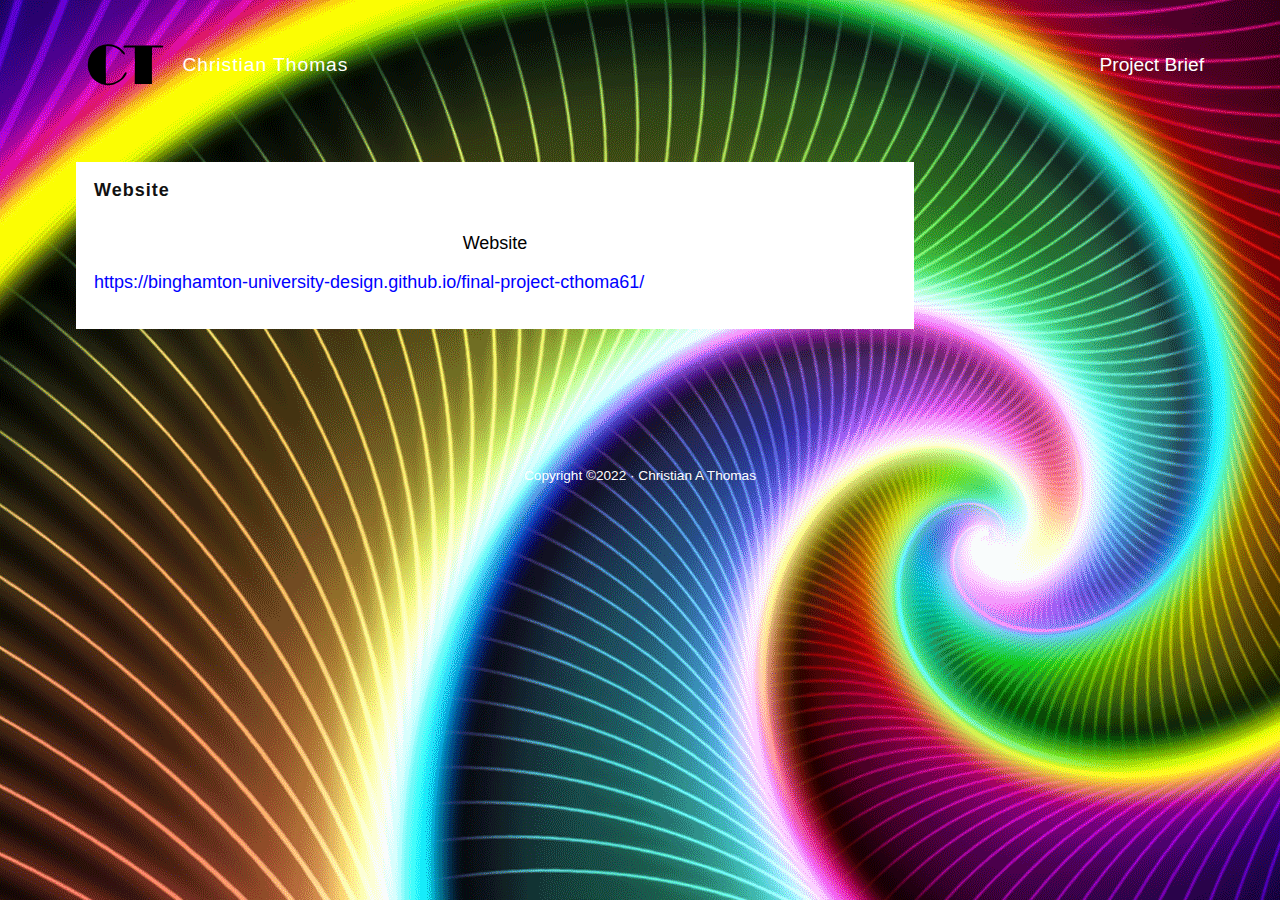
<file: website.html>
<!-- HTML -->

<!DOCTYPE html>
<html>
	<head>
		<script src="https://cdnjs.cloudflare.com/ajax/libs/jquery/3.6.0/jquery.min.js" integrity="sha512-894YE6QWD5I59HgZOGReFYm4dnWc1Qt5NtvYSaNcOP+u1T9qYdvdihz0PPSiiqn/+/3e7Jo4EaG7TubfWGUrMQ==" crossorigin="anonymous" referrerpolicy="no-referrer"></script>
		<script src="js/main.js"></script>
		<link rel="stylesheet" type="text/css" href="css/grid.css">
		<link rel="stylesheet" type="text/css" href="css/reset.css">
		<link rel="stylesheet" type="text/css" href="css/style.css">
		<!-- SEO -->
		<meta name="description" content="This is my web journal.">
		<meta name="author" content="Christian Thomas">
		<meta name="viewport" content="width=device-width, initial-scale=1.0">
		<!--  Bookmark Icon-->
		<link rel="icon" type="CT.png" href="images/CT.png">
		<!-- load google fonts -->
		<link href="https://fonts.googleapis.com/css2?family=Roboto+Mono:ital,wght@0,300;0,600;1,300;1,500&display=swap" rel="stylesheet">
		<title> Christian Thomas Arts 486 </title>
	</head>
    <body>
    	<div id="wrapper">
    		<div id="masthead" class="grid">
    			<div id="topnav" class="width-12-12 width-12-12-m">
    				<ul>
						<li>
							<div id="logo">
								<a href="index.html" title="Christian Thomas">
									<svg id="Layer_1" data-name="Layer 1" xmlns="http://www.w3.org/2000/svg" viewBox="0 0 1037.62 583.66"><path d="M303.58,104.22l-1.71,202.92,1.71,172.3a191.52,191.52,0,0,0,24.59,2q28,0,57.44-10a181.86,181.86,0,0,0,52-27.19q14.58-11.16,30.15-29.76a212.54,212.54,0,0,0,25-36.35q5.43-10.31,11.72-10.3,9.44,0,9.43,8,0,8.58-14.16,29.05a244.72,244.72,0,0,1-31.06,36.78,199.27,199.27,0,0,1-86.14,48.94,213.14,213.14,0,0,1-57.25,8.3q-40.06,0-80.42-17.17-64.68-27.19-98.45-86.15-28.05-48.94-28.05-103.89,0-56.1,29.19-105.9,31.2-52.95,88.15-81,41.51-20,89.58-20,82.44,0,142.53,55.81,28.62,26.63,28.62,38.35a7.63,7.63,0,0,1-2.85,5.73,9.25,9.25,0,0,1-6.29,2.57q-5.71,0-13.72-11.16-24.57-34-64.87-53.95a190,190,0,0,0-85.16-19.89A96.57,96.57,0,0,0,303.58,104.22Z"/><path d="M771.39,115.67,770,205.25l-.86,85,.86,196.9H595.38l1.72-228.1-.86-77.56-.86-65.83-37.78.86-54.09,1.14-8,.29q-13.73,0-13.73-10.3,0-9.16,8-10.31,2.28-.57,14-.85H855q18.3.28,21.75,1.71,5.71,2.3,5.72,9.73,0,9.74-14.6,9.73L843,116.82l-65.83-1.15Z"/></svg>
	          			<h1>Christian Thomas</h1>
	        			</a>
      				</div>
						</li>
						<li><a href="800.html">Project Brief</a></li>
					</ul>
				</div>
			</div>
			<div id="main" class="grid">
	      <div id="page" class="width-12-12-m width-12-12">

	        <div id="page-holder" class="grid">

	          <div class="width-12-12-m width-9-12 page-item">
	            <h3><a href="">Website</a></h3>
	            <h4 style="text-align: center;">Website</h4>
	<a href="https://binghamton-university-design.github.io/final-project-cthoma61/">https://binghamton-university-design.github.io/final-project-cthoma61/</a>
</p>
	          </div>

	        </div>

	      </div>

	   </div>
			<div id="footer" class="grid">
	      <div class="width-12-12-m width-12-12">
	        <p>Copyright ©2022 · Christian A Thomas</p>
	      </div>
    </div>
		</div>


		
	</body>

</html>
</file>
<file: css/grid.css>
/* G R I D */

.grid {
  display: grid;
  grid-template-columns: repeat(12, 1fr);
  grid-gap: 1rem;
}

.grid div {
  /*background-color:rgba(0,0,0,0.04);*/
}

/* H E I G H T */

.height-2 {
	grid-row: span 2;
}

.height-3 {
	grid-row: span 3;
}

/* M O B I L E */

.width-1-12-m {
  grid-column: span 1;
}

.width-2-12-m {
  grid-column: span 2;
}

.width-3-12-m {
  grid-column: span 3;
}

.width-4-12-m {
  grid-column: span 4;
}

.width-5-12-m {
  grid-column: span 5;
}

.width-6-12-m {
  grid-column: span 6;
}

.width-7-12-m {
  grid-column: span 7;
}

.width-8-12-m {
  grid-column: span 8;
}

.width-9-12-m {
  grid-column: span 9;
}

.width-10-12-m {
  grid-column: span 10;
}

.width-11-12-m {
  grid-column: span 11;
}

.width-12-12-m {
  grid-column: span 12;
}

/* D E S K T O P / L A P T O P */

@media (min-width: 700px) {

  .grid {
    grid-gap: 2rem;
  }

  .width-1-12 {
    grid-column: span 1;
  }

  .width-2-12 {
    grid-column: span 2;
  }

  .width-3-12 {
    grid-column: span 3;
  }

  .width-4-12 {
    grid-column: span 4;
  }

  .width-5-12 {
    grid-column: span 5;
  }

  .width-6-12 {
    grid-column: span 6;
  }

  .width-7-12 {
    grid-column: span 7;
  }

  .width-8-12 {
    grid-column: span 8;
  }

  .width-9-12 {
    grid-column: span 9;
  }

  .width-10-12 {
    grid-column: span 10;
  }

  .width-11-12 {
    grid-column: span 11;
  }

  .width-12-12 {
    grid-column: span 12;
  }

}
</file>
<file: css/style.css>
/*stylesheet*/

/* vars */
:root {
  --background-color: white;
  --body-color: #111;
}

body {
  margin: 0;  
  font-family: 'Roboto Regular', sans-serif;
  font-weight: 300;
  color: white;
background-image: url("../images/Gif.gif")
}


h1, h2, h3, h4, p {
  margin-top: 0;
  margin-bottom: 1em;
}

h1, h2 {
  font-weight: 700;
}

#wrapper {
  margin: 0 auto;
  max-width: 1200px;
}

#main, #footer, #masthead {
  margin: 2em 2em 0;
}

#logo a {
  text-decoration: none;
  display: flex;
  width: 100%;
  height: 100%;
  align-items: center;
}

#logo h1 {
  letter-spacing: 1px;
  font-weight: 300;
  font-size: 1.2rem;
  margin-bottom: 0;
}

#logo svg {
  margin-right: .25rem;
  height: 3.6rem;
  width: auto;
}

#topnav ul {
  list-style: none;
  padding-left: 0;
  margin: 0;
  display: flex; 
  flex-wrap: wrap;
  width: 100%;
  height: 100%;
  align-items: center;
}

#topnav ul {
  display: flex;
}

#topnav li {
  margin-right: 2em;
  margin-bottom: 0;
}

#topnav li:first-child {
  margin-right: auto;
}

#topnav li:last-child {
  margin-right: 0;
}

#topnav li a {
  text-decoration: none;
  font-size: 1.2rem;
}

/* INTRO */

#intro {
  display: flex;
  align-items: center;
  height: 70vh;
}

#work h3, #page h3 {
  font-weight: 600;
  letter-spacing: 1px;
  margin-bottom: 2rem;
}

#work h3 a, #page h3 a {
  color: var(--body-color);
  text-decoration: none;
}

.work-item {
  overflow: hidden;
  position: relative;
  width: 100%; 
}

.work-item .inner .work-inside {
  color: #fff;
  padding: 2rem;
  width: 100%;
  background-color: var(--body-color);
  text-align: left;
}

.work-item .inner .work-inside p:last-child {
  margin-bottom: 0;
}

.work-item .inner:hover .work-inside {
  opacity: 1;
}

.work-item img {
  display: block;
  width: 100%;
  height: auto;
}

/* PAGE */

#page {
  margin-top: 2rem;
  margin-bottom: 2rem;
}

.page-item .date-holder {
  margin-bottom: .25em;
}

.page-item {
background-color: white;
color: black;
padding: 1em;
}

.page-item img {
  display: block;
  width: 100%;
  height: auto;
}

.page-item .caption {
  font-size: .75rem;
  color: #666666;
  display: block;
  width: 100%;
  margin-top: .5rem;
  margin-bottom: 2rem;
  text-align: left;
}

.page-item .date {
  margin: 0;
  font-size: .85rem;
  padding: 0 4px;
  color: var(--background-color);
  display: inline-block;
  background-color: var(--body-color);
}

.page-item h2 a {
  color: var(--body-color);
  text-decoration-color: transparent; 
  transition: text-decoration-color .3s ease-in-out;
}

.page-item h2 a:hover {
  color: var(--body-color);
  text-decoration-color: var(--body-color); 
}

.page-item a {
  color: blue;
  text-decoration-color: var(--body-color); 
}

.page-item a:hover {
  color: var(--body-color);
}


/*FOOTER*/

#footer {
  padding: 2em;
  text-align: center;
  font-size: .85rem;
  margin-top: 5rem;
}

#footer p:last-child {
  margin-bottom: 0;
}

/*RESPONSIVE*/

/* for variable type sizing */
@media screen and (min-width: 320px) {
  body {
    font-size: calc(12px + 4 * ((100vw - 320px) / 960));
  }
}

@media all and (max-width: 699px) { 

  #intro-holder h1 {
    font-size: 2.2rem
  }

  .work-item .inner .work-inside {
    opacity: 1;
  }

}

@media all and (min-width: 700px) {

  #intro-holder h1 {
    font-size: 3.2rem
  }

  #intro {
    height: 70vh;
  }

  #intro-holder {
    padding: 0 0em;
  }

  body {
    font-size: 18px;
  }

}
</file>
